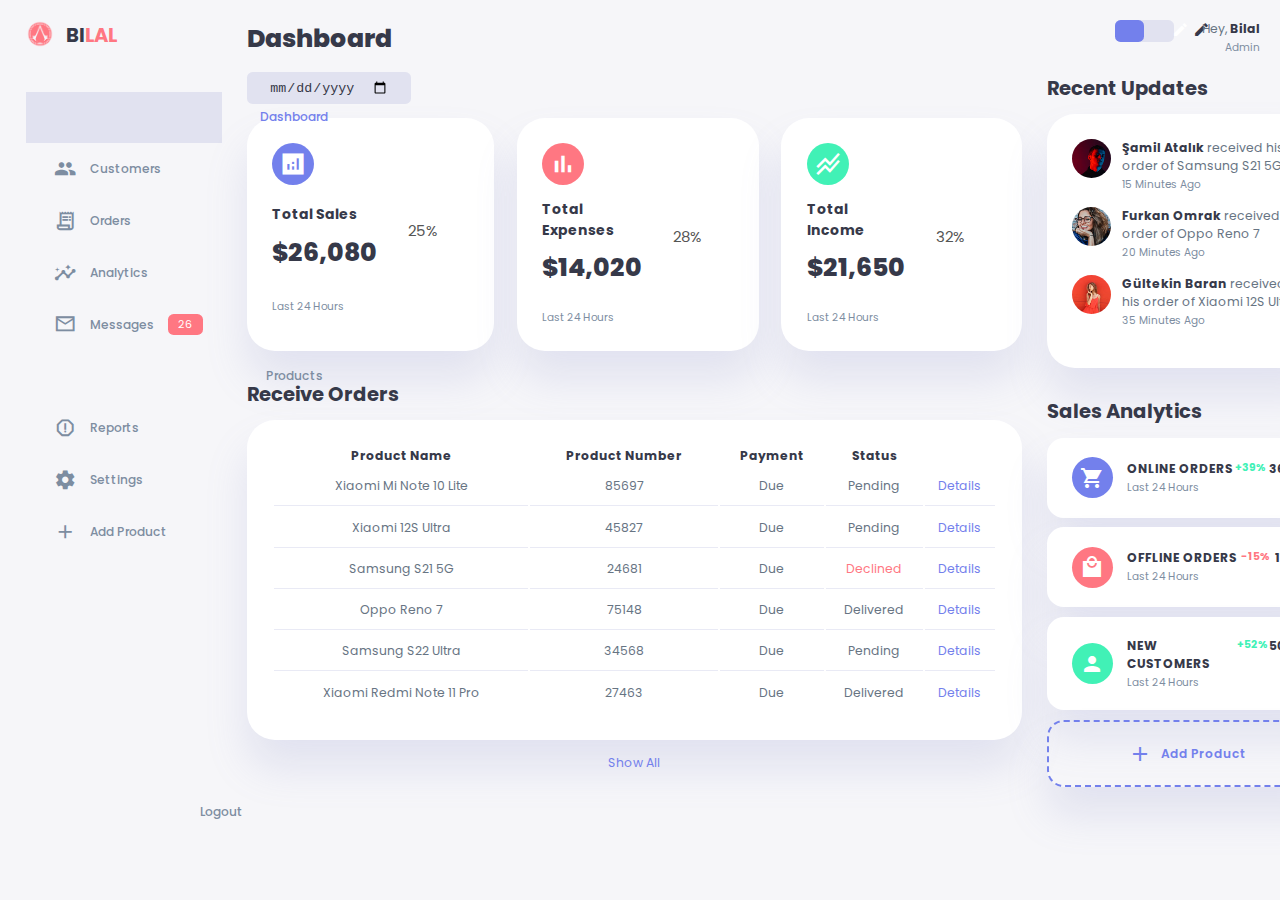
<file: index.html>
<!DOCTYPE html>
<html lang="en">
<head>
    <meta charset="UTF-8">
    <meta http-equiv="X-UA-Compatible" content="IE=edge">
    <meta name="viewport" content="width=device-width, initial-scale=1.0">
    <title>Admin Dashboard</title>
    <!-- MATERIAL ICONS -->
    <!-- <link rel="stylesheet" href="https://fonts.googleapis.com/css2?family=Material+Symbols+Sharp:opsz,wght,FILL,GRAD@20..48,100..700,0..1,-50..200" /> -->
    <link href="https://fonts.googleapis.com/icon?family=Material+Icons+Sharp" rel="stylesheet">
    <!-- STYLE -->
    <link rel="stylesheet" href="style.css">
</head>
<body>
    <!-- LEFT SİDE -->
    <div class="container">
        <aside>
            <div class="top">
                <div class="logo">
                    <img src="logoac.png">
                    <h2>BI<span class="danger">LAL</span></h2>
                </div>
                <div class="close" id="close-btn">
                    <span class="material-icons-sharp">close</span>
                </div>
            </div>

            <div class="sidebar">
                <a href="#" class="active">
                    <span class="material-icons-sharp">grid_view</span>
                    <h3>Dashboard</h3>
                </a>
                <a href="#">
                    <span class="material-icons-sharp">group</span>
                    <h3>Customers</h3>
                </a>
                <a href="#">
                    <span class="material-icons-sharp">receipt_long</span>
                    <h3>Orders</h3>
                </a>
                <a href="#">
                    <span class="material-icons-sharp">insights</span>
                    <h3>Analytics</h3>
                </a>
                <a href="#">
                    <span class="material-icons-sharp">mail_outline</span>
                    <h3>Messages</h3>
                    <span class="message-count">26</span>
                </a>
                <a href="#">
                    <span class="material-icons-sharp">inventory</span>
                    <h3>Products</h3>
                </a>
                <a href="#">
                    <span class="material-icons-sharp">report_gmailerrorred</span>
                    <h3>Reports</h3>
                </a>
                <a href="#">
                    <span class="material-icons-sharp">settings</span>
                    <h3>Settings</h3>
                </a>
                <a href="#">
                    <span class="material-icons-sharp">add</span>
                    <h3>Add Product</h3>
                </a>
                <a href="#">
                    <span class="material-icons-sharp">logout</span>
                    <h3>Logout</h3>
                </a>
            </div>
        </aside>
        <!--------------END OF ASIDE------------->

        <main>
            <h1>Dashboard</h1>

            <div class="date">
                <input type="date">
            </div>

            <div class="insights">
                <div class="sales">
                    <span class="material-icons-sharp">analytics</span>
                    <div class="middle">
                        <div class="left">
                            <h3>Total Sales</h3>
                            <h1>$26,080</h1>
                        </div>
                        <div class="progress">
                    
                            <svg class="progress-svg" xmlns="http://www.w3.org/2000/svg" version="1.1" width="92px" height="92px">
                                <defs>
                                    <linearGradient id="GradientColor-Sales">
                                        <stop offset="0%" stop-color="#7380ec"/>
                                        <stop offset="100%" stop-color="#b9bef0"/>
                                    </linearGradient>
                                </defs>
                                
                                <circle class="circle-sales" cx="46" cy="46" r="41" stroke-linecap="round"/>
                            </svg>

                            <div class="outer">
                                <div class="inner">
                                    <div id="numbersales">65%</div>
                                </div>
                            </div>
                        </div>
                    </div>
                    <small class="text-muted">Last 24 Hours</small>
                </div>
           
                <!---------------------END OF SALES---------------------->

                <div class="expenses">
                    <span class="material-icons-sharp">bar_chart</span>
                    <div class="middle">
                        <div class="left">
                            <h3>Total Expenses</h3>
                            <h1>$14,020</h1>
                        </div>
                        <div class="progress">
                    
                            <svg class="progress-svg" xmlns="http://www.w3.org/2000/svg" version="1.1" width="92px" height="92px">
                                <defs>
                                    <linearGradient id="GradientColor-Expenses">
                                        <stop offset="0%" stop-color="#ff7782"/>
                                        <stop offset="100%" stop-color="#f2bdc1"/>
                                    </linearGradient>
                                </defs>
                                
                                <circle class="circle-expenses" cx="46" cy="46" r="41" stroke-linecap="round"/>
                            </svg>

                            <div class="outer">
                                <div class="inner">
                                    <div id="numberexpenses">72%</div>
                                </div>
                            </div>
                        </div>
                    </div>
                    <small class="text-muted">Last 24 Hours</small>
                </div>
                <!---------------------END OF EXPENSES---------------------->
                <div class="income">
                    <span class="material-icons-sharp">stacked_line_chart</span>
                    <div class="middle">
                        <div class="left">
                            <h3>Total Income</h3>
                            <h1>$21,650</h1>
                        </div>
                        <div class="progress">
                    
                            <svg class="progress-svg" xmlns="http://www.w3.org/2000/svg" version="1.1" width="92px" height="92px">
                                <defs>
                                    <linearGradient id="GradientColor-Income">
                                        <stop offset="0%" stop-color="#41f1b6"/>
                                        <stop offset="100%" stop-color="#b6f0dc"/>
                                    </linearGradient>
                                </defs>
                                
                                <circle class="circle-income" cx="46" cy="46" r="41" stroke-linecap="round"/>
                            </svg>

                            <div class="outer">
                                <div class="inner">
                                    <div id="numberincome">85%</div>
                                </div>
                            </div>
                        </div>
                    </div>
                    <small class="text-muted">Last 24 Hours</small>
                </div>
                <!---------------------END OF INCOME---------------------->
            </div>
            <!---------------------------------- END OF INSIGHTS ------------------------------->

            <div class="recent-orders">
            
                <h2>Receive Orders</h2>
                
                <table>
                    <thead>
                        <tr>
                            <th>Product Name</th>
                            <th>Product Number</th>
                            <th>Payment</th>
                            <th>Status</th>
                            <th></th>
                        </tr>
                    </thead>
                    <tbody>
                        <tr>
                            <td>Xiaomi Mi Note 10 Lite</td>
                            <td>85697</td>
                            <td>Due</td>
                            <td>Pending</td>
                            <td class="primary">Details</td>
                        </tr>
                        <tr>
                            <td>Xiaomi 12S Ultra</td>
                            <td>45827</td>
                            <td>Due</td>
                            <td>Pending</td>
                            <td class="primary">Details</td>
                        </tr>
                        <tr>
                            <td>Samsung S21 5G</td>
                            <td>24681</td>
                            <td>Due</td>
                            <td class="danger">Declined</td>
                            <td class="primary">Details</td>
                        </tr>
                        <tr>
                            <td>Oppo Reno 7</td>
                            <td>75148</td>
                            <td>Due</td>
                            <td>Delivered</td>
                            <td class="primary">Details</td>
                        </tr>
                        <tr>
                            <td>Samsung S22 Ultra</td>
                            <td>34568</td>
                            <td>Due</td>
                            <td>Pending</td>
                            <td class="primary">Details</td>
                        </tr>
                        <tr>
                            <td>Xiaomi Redmi Note 11 Pro</td>
                            <td>27463</td>
                            <td>Due</td>
                            <td>Delivered</td>
                            <td class="primary">Details</td>
                        </tr>
                    </tbody>
                </table>
                <a href="#">Show All</a>
            </div>
        </main>
        <!--------------------- END OF MAIN ------------------->

        <div class="right">
            <div class="top">
                <button id="menu-btn">
                    <span class="material-icons-sharp">menu</span>
                </button>
            
                <div class="theme-toggler">
                    <span class="material-icons-sharp active">light_mode</span>
                    <span class="material-icons-sharp">dark_mode</span>
                </div>
                <div class="profile">
                    <div class="info">
                        <p>Hey, <b>Bilal</b></p>
                        <small class="text-muted">Admin</small>
                    </div>
                    <div class="profile-photo">
                        <img src="profile1.jpg">
                    </div>
                </div>
            </div>
            <!------------END OF TOP------------->
            <div class="recent-updates">
                <h2>Recent Updates</h2>
                <div class="updates">
                    <div class="update">
                        <div class="profile-photo">
                            <img src="profile2.jpg">
                        </div>
                        <div class="message">
                            <p><b>Şamil Atalık</b> received his order of Samsung S21 5G</p>
                            <small class="text-muted">15 Minutes Ago</small>
                        </div>   
                    </div>
                    <div class="update">
                        <div class="profile-photo">
                            <img src="profile3.jpg">
                        </div>
                        <div class="message">
                            <p><b>Furkan Omrak</b> received his order of Oppo Reno 7</p>
                            <small class="text-muted">20 Minutes Ago</small>
                        </div>   
                    </div>
                    <div class="update">
                        <div class="profile-photo">
                            <img src="profile4.jpg">
                        </div>
                        <div class="message">
                            <p><b>Gültekin Baran</b> received his order of Xiaomi 12S Ultra</p>
                            <small class="text-muted">35 Minutes Ago</small>
                        </div>
                    </div>
                </div>
            </div>
            <!-------------------END OF RECENT UPDATES------------------>

            <div class="sales-analytics">
                <h2>Sales Analytics</h2>
                <div class="item online">
                    <div class="icon">
                        <span class="material-icons-sharp">shopping_cart</span>
                    </div>
                    <div class="right">
                        <div class="info">
                            <h3>ONLINE ORDERS</h3>
                            <small class="text-muted">Last 24 Hours</small>
                        </div>
                        <h5 class="success">+39%</h5>
                        <h3>3674</h3>
                    </div>
                </div>
                <div class="item offline">
                    <div class="icon">
                        <span class="material-icons-sharp">local_mall</span>
                    </div>
                    <div class="right">
                        <div class="info">
                            <h3>OFFLINE ORDERS</h3>
                            <small class="text-muted">Last 24 Hours</small>
                        </div>
                        <h5 class="danger">-15%</h5>
                        <h3>1164</h3>
                    </div>
                </div>
                <div class="item customers">
                    <div class="icon">
                        <span class="material-icons-sharp">person</span>
                    </div>
                    <div class="right">
                        <div class="info">
                            <h3>NEW CUSTOMERS</h3>
                            <small class="text-muted">Last 24 Hours</small>
                        </div>
                        <h5 class="success">+52%</h5>
                        <h3>5053</h3>
                    </div>
                </div>

                <div class="item add-product">
                    <div>
                        <span class="material-icons-sharp">add</span>
                        <h3>Add Product</h3>
                    </div>
                </div>
            </div>

        </div>        

    </div>

    <script src="script.js"></script>
    <script src="index.js"></script>
</body>
</html>
</file>
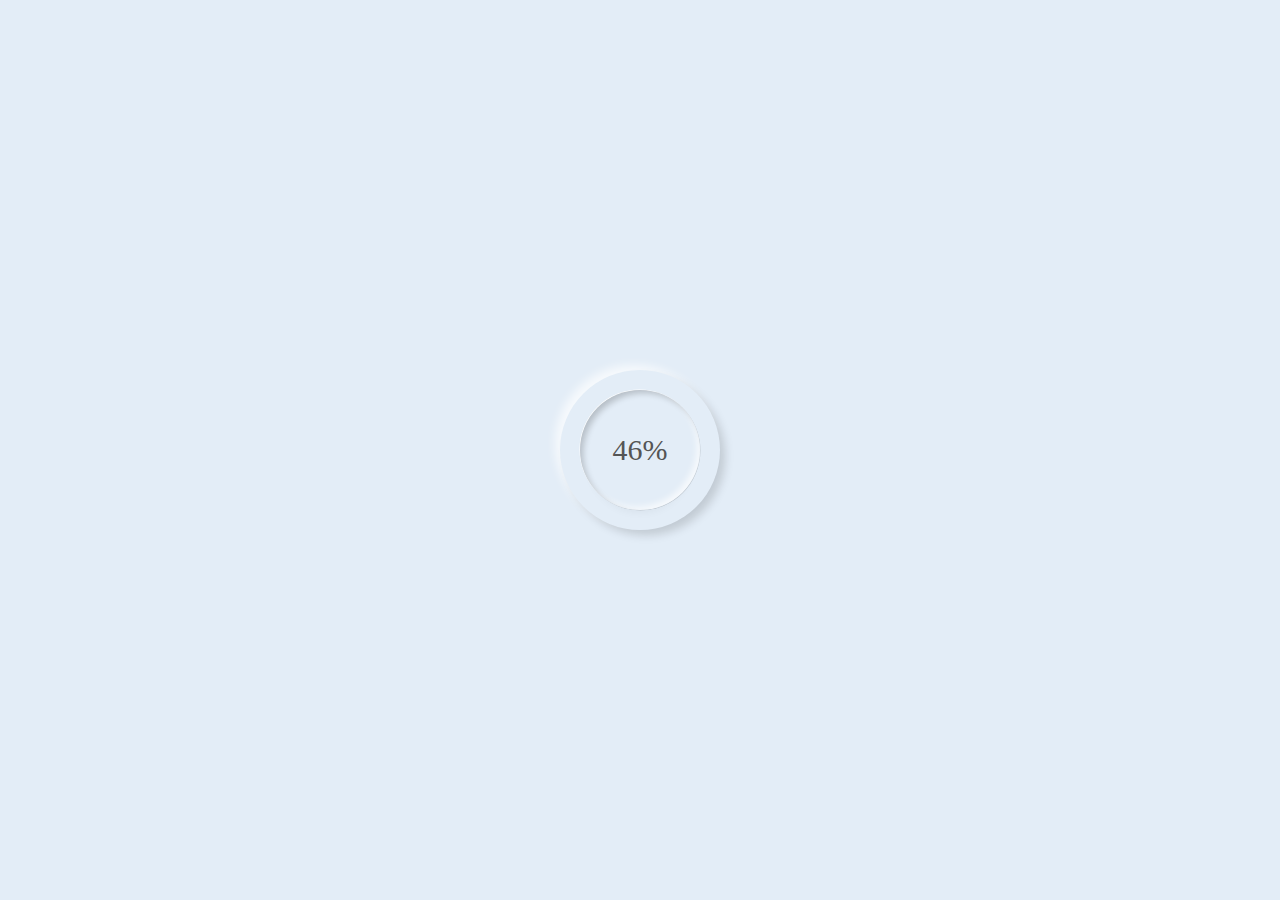
<file: test/test.html>
<!DOCTYPE html>
<html lang="en">
<head>
    <meta charset="UTF-8">
    <meta http-equiv="X-UA-Compatible" content="IE=edge">
    <meta name="viewport" content="width=device-width, initial-scale=1.0">
    <title>Progress Circle</title>
    <link rel="stylesheet" href="test.css">
</head>

<body>
    
<div class="container">
    <div class="outer">
        <div class="inner">
            <div id="number"></div>
        </div>
    </div>

    <svg xmlns="http://www.w3.org/2000/svg" version="1.1" width="160px" height="160px">
        <defs>
            <linearGradient id="GradientColor">
                <stop offset="0%" stop-color="#DA22FF"/>
                <stop offset="100%" stop-color="#9733EE"/>
            </linearGradient>
        </defs>
        
        <circle cx="80" cy="80" r="70" stroke-linecap="round"/>
    </svg>
    
</div>

<script src="test.js"></script>

</body>
</html>
</file>
<file: style.css>
@import url('https://fonts.googleapis.com/css2?family=Poppins:wght@300;400;500;600;700;800&display=swap');

/* Root Variable */
:root {
    --color-primary: #7380ec;
    --color-danger: #ff7782;
    --color-success: #41f1b6;
    --color-warning: #ffbb55;
    --color-white: #fff;
    --color-info-dark: #7d8da1;
    --color-info-light: #dce1eb;
    --color-dark: #363949;
    --color-light: rgba(132, 139, 200, 0.18);
    --color-primary-variant: #111e88;
    --color-dark-variant: #677483;
    --color-background: #f6f6f9;

    --card-border-radius: 2rem;
    --border-radius-1: 0.4rem;
    --border-radius-2: 0.8rem;
    --border-radius-3: 1.2rem;

    --card-padding: 1.8rem;
    --padding-1: 1.2rem;

    --box-shadow: 0 2rem 3rem var(--color-light)
}

/****************** DARK THEM VARIABLES *******************/

.dark-theme-variables {
    --color-background: #181a1e;
    --color-white: #202528;
    --color-dark: #edeffd;
    --color-dark-variant: #a3bdcc;
    --color-light: rgba(0, 0, 0, 0.4); 
    --box-shadow: 0 2rem 3rem var(--color-light);
}

* {
    margin: 0;
    padding: 0;
    outline: 0;
    appearance: none;
    border: 0;
    text-decoration: none;
    list-style: none;
    box-sizing: border-box;
}

html {
    font-size: 14px;
}

body {
    width: 100vw;
    height: 100vh;
    font-family: 'Poppins', sans-serif;
    font-size: 0.88rem;
    background: var(--color-background);
    user-select: none;
    overflow-x: hidden;
    color: var(--color-dark);
}

.container {
    display: grid;
    width: 96%;
    margin: 0 auto;
    gap: 1.8rem;
    grid-template-columns: 14rem auto 20rem;
}

a {
    color: var(--color-dark);
}

img {
    display: block;
    width: 100%;
}

h1 {
    font-weight: 800;
    font-size: 1.8rem;
}

h2 {
    font-size: 1.4rem;
}

h3 {
    font-size: 0.87rem;
}

h4 {
    font-size: 0.8rem;
}

h5 {
    font-size: 0.77rem;
}

small {
    font-size: 0.75rem;
}


.profile-photo {
    width: 2.8rem;
    height: 2.8rem;
    border-radius: 50%;
    overflow: hidden;
}

.text-muted {
    color: var(--color-info-dark);
}

p {
    color: var(--color-dark-variant);
}

b {
    color: var(--color-dark);
}

.primary {
    color: var(--color-primary);
}
.danger {
    color: var(--color-danger);
}
.success {
    color: var(--color-success);
}
.warning {
    color: var(--color-warning);
}


aside {
    height: 100vh;
}

aside .top {
    display: flex;
    align-items: center;
    justify-content: space-between;
    margin-top: 1.4rem;
}

aside .logo {
    display: flex;
    /* gap: 0.8rem; */
    gap: 0.9rem;
}

aside .logo img {
    height: 2rem;
    width: 2rem;
}

aside .close {
    display: none;
}

/***************** SIDEBAR *****************/

aside .sidebar {
    display: flex;
    flex-direction: column;
    height: 86vh;
    position: relative;
    top: 3rem;
}

aside h3 {
    font-weight: 500;
}

aside .sidebar a {
    display: flex;
    color: var(--color-info-dark);
    margin-left: 2rem;
    gap: 1rem;
    align-items: center;
    position: relative;
    height: 3.7rem;
    transition: all 300ms ease;
}

aside .sidebar a span {
    font-size: 1.6rem;
    transition: all 300ms ease;
}

aside .sidebar a:last-child {
    position: absolute;
    bottom: 2rem;
    width: 100%;
}

aside .sidebar a.active {
    background: var(--color-light);
    color: var(--color-primary);
    margin-left: 0;
}

aside .sidebar a.active::before {
    content: '';
    width: 6px;
    height: 100%;
    background: var(--color-primary);
}

aside .sidebar a.active span {
    color: var(--color-primary);
    margin-left: calc(1rem - 6px);
}

aside .sidebar a:hover {
    color: var(--color-primary);
}

aside .sidebar a:hover span {
    margin-left: 1rem;
}

/*** ME ***/

aside .sidebar a:hover .message-count {
    margin-left: 0.2rem;
}

aside .sidebar .message-count {
    background: var(--color-danger);
    color: white;
    padding: 2px 10px;
    font-size: 11px;
    border-radius: var(--border-radius-1);
}

/******************** MAIN ********************/

main {
    margin-top: 1.4rem;
}

main .date {
    display: inline-block;
    background: var(--color-light);
    border-radius: var(--border-radius-1);
    margin-top: 1rem;
    padding: 0.5rem 1.6rem;
}

main .date input[type='date'] {
    background: transparent;
    color: var(--color-dark);
}

main .insights {
    display: grid;
    grid-template-columns: repeat(3, 1fr);
    gap: 1.6rem;
}

main .insights > div {
    background: var(--color-white);
    padding: var(--card-padding);
    border-radius: var(--card-border-radius);
    margin-top: 1rem;
    box-shadow: var(--box-shadow);
    transition: all 300ms ease;
}

main .insights > div:hover {
    box-shadow: none;
    animation: animi 2s linear forwards;
}

main .insights > div span {
    background: var(--color-primary);
    padding: 0.5rem;
    border-radius: 50%;
    color: white;
    font-size: 2rem;
}

main .insights > div.expenses span {
    background: var(--color-danger);
}
main .insights > div.income span {
    background: var(--color-success);
}

main .insights > div .middle {
    display: flex;
    align-items: center;
    justify-content: space-between;
    /* gap: 3rem; */
}

main .insights h3 {
    margin: 1rem 0 0.6rem;
    font-size: 1rem;
}

/* ------------------------------------------------------------------------------- */

/* main .insights .progress {
    position: relative;
    width: 92px;
    height: 92px;
    border-radius: 50%;
} */

/* main .insights svg {
    width: 7rem;
    height: 7rem;
} */

/* main .insights svg circle {
    fill: none;
    stroke: var(--color-primary);
    stroke-width: 14;
    stroke-linecap: round;
    transform: translate(5px, 5px);
    stroke-dasharray: 80,100;
    stroke-dashoffset: 10;
} */

/* ---------------------------------------------------------------------- */

main .insights .progress {
    position: relative;
    width: 92px;
    height: 92px;
    border-radius: 50%;
}

.progress-svg {
    width: 7rem;
    height: 7rem;
    position: absolute;
    top: 0;
    left: 0;
}

main .insights > div .outer {
    width: 92px;
    height: 92px;
    padding: 10px;
    border-radius: 50%;
    /* box-shadow: 6px 6px 10px -1px rgba(0, 0, 0, 0.15),
                -6px -6px 10px -1px rgba(255, 255, 255, 0.7); */
}

main .insights > div .inner {
    width: 72px;
    height: 72px;
    border-radius: 50%;
    /* box-shadow: inset 4px 4px 6px -1px rgba(0, 0, 0, 0.2),
                inset -4px -4px 6px -1px rgba(255, 255, 255, 0.7),
                -0.5px -0.5px 0px rgba(255, 255, 255, 1),
                0.5px 0.5px 0px rgba(0, 0, 0, 0.15),
                0px 12px 10px -10px rgba(0, 0, 0, 0.05); */
    display: flex;
    align-items: center;
    justify-content: center;
}

.circle-sales {
    fill: none;
    stroke: url(#GradientColor-Sales);
    stroke-width: 10px;
    stroke-dasharray: 258;
    stroke-dashoffset: 258;
    animation: anims 2s linear forwards;
}

@keyframes anims {
    100% {
        stroke-dashoffset: 90.3;
    }
}

#numbersales {
    font-weight: 400;
    font-size: 15px;
    color: #555;
}

.circle-expenses {
    fill: none;
    stroke: url(#GradientColor-Expenses);
    stroke-width: 10px;
    stroke-dasharray: 258;
    stroke-dashoffset: 258;
    animation: anime 2s linear forwards;
}

@keyframes anime {
    100% {
        stroke-dashoffset: 72.24;
    }
}

#numberexpenses {
    font-weight: 400;
    font-size: 15px;
    color: #555;
}

.circle-income {
    fill: none;
    stroke: url(#GradientColor-Income);
    stroke-width: 10px;
    stroke-dasharray: 258;
    stroke-dashoffset: 258;
    animation: animi 2s linear forwards;
}

@keyframes animi {
    100% {
        stroke-dashoffset: 38.7;
    }
}

#numberincome {
    font-weight: 400;
    font-size: 15px;
    color: #555;
}

main .insights small {
    margin-top: 1.6rem;
    display: block;
}



/**********************END OF INSIGHTS***********************/

main .recent-orders {
    margin-top: 2rem;
}

main .recent-orders h2 {
    margin-bottom: 0.8rem;
}

main .recent-orders table {
    background: var(--color-white);
    width: 100%;
    border-radius: var(--card-border-radius);
    padding: var(--card-padding);
    text-align: center;
    box-shadow: var(--box-shadow);
    transition: all 300ms ease;
}

main .recent-orders table:hover {
    box-shadow: none;
}

main table tbody td {
    height: 2.8rem;
    border-bottom: 1px solid var(--color-light);
    color: var(--color-dark-variant);
}

main table tbody tr:last-child td {
    border: none;
}

main .recent-orders a {
    text-align: center;
    display: block;
    margin: 1rem auto;
    color: var(--color-primary);
}

/************************** END OF MAIN **********************/

.right {
    margin-top: 1.4rem;
}

.right .top {
    display: flex;
    justify-content: end;
    gap: 2rem;
}

.right .top button {
    display: none;
}

.right .theme-toggler {
    background-color: var(--color-light);
    display: flex;
    align-items: center;
    justify-content: space-between;
    height: 1.6rem;
    width: 4.2rem;
    cursor: pointer;
    border-radius: var(--border-radius-1);
}

.right .theme-toggler span {
    font-size: 1.2rem;
    width: 50%;
    height: 100%;
    display: flex;
    align-items: center;
    justify-content: center;
}

.right .theme-toggler span.active {
    background: var(--color-primary);
    color: white;
    border-radius: var(--border-radius-1);
}

.right .top .profile {
    display: flex;
    gap: 2rem;
    text-align: right;
}

.right .recent-updates {
    margin-top: 1rem;
}

.right .recent-updates h2 {
    margin-bottom: 0.8rem;
}

.right .recent-updates .updates {
    background: var(--color-white);
    padding: var(--card-padding);
    border-radius: var(--card-border-radius);
    box-shadow: var(--box-shadow);
    transition: all 300ms ease;
}

.right .recent-updates .updates:hover {
    box-shadow: none;
}

.right .recent-updates .updates .update {
    display: grid;
    grid-template-columns: 2.6rem auto;
    gap: 1rem;
    margin-bottom: 1rem;
}

.right .sales-analytics {
    margin-top: 2rem;
}

.right .sales-analytics h2 {
    margin-bottom: 0.8rem;
}

.right .sales-analytics .item {
    background-color: var(--color-white);
    display: flex;
    align-items: center;
    gap: 1rem;
    margin-bottom: 0.7rem;
    padding: 1.4rem var(--card-padding);
    border-radius: var(--border-radius-3);
    box-shadow: var(--box-shadow);
    transition: all 300ms ease;
}

.right .sales-analytics .item:hover {
    box-shadow: none;
}

.right .sales-analytics .item .right {
    display: flex;
    justify-content: space-between;
    align-items: start;
    margin: 0;
    width: 100%;
}

.right .sales-analytics .item .icon {
    padding: 0.6rem;
    color: var(--color-white);
    border-radius: 50%;
    background: var(--color-primary);
    display: flex;
}

.right .sales-analytics .item.offline .icon {
    background: var(--color-danger);
}

.right .sales-analytics .item.customers .icon {
    background: var(--color-success);
}

.right .sales-analytics .add-product {
    background-color: transparent;
    border: 2px dashed var(--color-primary);
    color: var(--color-primary);
    display: flex;
    align-items: center;
    justify-content: center;
}

.right .sales-analytics .add-product:hover {
    background: var(--color-primary);
    color: white;
}

.right .sales-analytics .add-product div {
    display: flex;
    align-items: center;
    gap: 0.6rem;
}

.right .sales-analytics .add-product div h3 {
    font-weight: 600;
}

/******************** MEDIA QUERIES *********************/

@media screen and (max-width: 1200px) {
    .container {
        width: 94%;
        grid-template-columns: 7rem auto 23rem;
    }

    aside .logo h2 {
        display: none;
    }

    aside .sidebar h3 {
        display: none;
    }

    aside .sidebar a {
        width: 5.6rem;
    }

    aside .sidebar a:last-child {
        position: relative;
        margin-top: 1.8rem;
    }

    main .insights {
        grid-template-columns: 1fr;
        gap: 0;
    }

    main .recent-orders {
        width: 94%;
        position: absolute;
        left: 50%;
        transform: translateX(-50%);
        margin: 2rem 0 0 8.8rem;
    }

    main .recent-orders table {
        width: 83vw;
    }

    main table thead tr th:last-child, 
    main table thead tr th:first-child {
        display: none;
    }

    main table tbody tr td:last-child, 
    main table tbody tr td:first-child {
        display: none;
    }
}

/******************** MEDIA QUERIES *********************/

@media screen and (max-width: 768px) {
    .container {
        width: 100%;
        grid-template-columns: 1fr;
    }

    aside {
        position: fixed;
        left: -100%;
        background: var(--color-white);
        width: 18rem;
        z-index: 3;
        box-shadow: 1rem 3rem 4rem var(--color-light);
        height: 100vh;
        padding-right: var(--card-padding);
        display: none;
        animation: showMenu 400ms ease forwards;
    }

    @keyframes showMenu {
        to{
            left: 0;
        }
    }

    aside .logo {
        margin-left: 1rem;
    }

    aside .logo h2 {
        display: inline;
    }

    aside .sidebar h3 {
        display: inline;
    }

    aside .sidebar a {
        width: 100%;
        height: 3.4rem;
    }
    
    aside .sidebar a:last-child {
        position: absolute;
        bottom: 5rem;
    }

    aside .close {
        display: inline-block;
        cursor: pointer;
    } 

    main {
        margin-top: 8rem;
        padding: 0 1rem;
    }

    main .recent-orders {
        position: relative;
        margin: 3rem 0 0 0;
        width: 100%;
    }

    main .recent-orders table {
        width: 100%;
        margin: 0;
    }

    .right {
        width: 94%;
        margin: 0 auto 4rem;
    }

    .right .top {
        position: fixed;
        top: 0;
        left: 0;
        align-items: center;
        padding: 0 0.8rem;
        height: 4.6rem;
        background: var(--color-white);
        width: 100%;
        margin: 0;
        z-index: 2;
        box-shadow: 0 1rem 1rem var(--color-light);
    }

    .right .top .theme-toggler {
        width: 4.4rem;
        position: absolute;
        left: 66%;
    }

    .right .profile .info {
        display: none;
    }

    .right .top button {
        display: inline-block;
        background: transparent;
        cursor: pointer;
        color: var(--color-dark);
        position: absolute;
        left: 1rem;
    }

    .right .top button span {
        font-size: 2rem;
    }
}
</file>
<file: test/test.css>
* {
    margin: 0;
    padding: 0;
    box-sizing: border-box;
    text-decoration: none;
    list-style: none;
}

body {
    width: 100vw;
    height: 100vh;
    background: #e3edf7;
    display: flex;
    align-items: center;
    justify-content: center;
}

.container {
    width: 160px;
    height: 160px;
    /* display: flex;
    justify-content: center;
    align-items: center; */
    position: relative;
}

.outer {
    width: 160px;
    height: 160px;
    padding: 20px;
    border-radius: 50%;
    box-shadow: 6px 6px 10px -1px rgba(0, 0, 0, 0.15),
                -6px -6px 10px -1px rgba(255, 255, 255, 0.7);
}

.inner {
    width: 120px;
    height: 120px;
    border-radius: 50%;
    box-shadow: inset 4px 4px 6px -1px rgba(0, 0, 0, 0.2),
                inset -4px -4px 6px -1px rgba(255, 255, 255, 0.7),
                -0.5px -0.5px 0px rgba(255, 255, 255, 1),
                0.5px 0.5px 0px rgba(0, 0, 0, 0.15),
                0px 12px 10px -10px rgba(0, 0, 0, 0.05);
    display: flex;
    align-items: center;
    justify-content: center;
}

#number {
    font-weight: 400;
    font-size: 30px;
    color: #555;
}

circle {
    fill: none;
    stroke: url(#GradientColor);
    stroke-width: 20px;
    stroke-dasharray: 440;
    stroke-dashoffset: 440;
    animation: anim 1s linear forwards;
}

@keyframes anim {
    100% {
        stroke-dashoffset: 157.5;
    }
}

svg {
    position: absolute;
    top: 0;
    left: 0;
}
</file>
